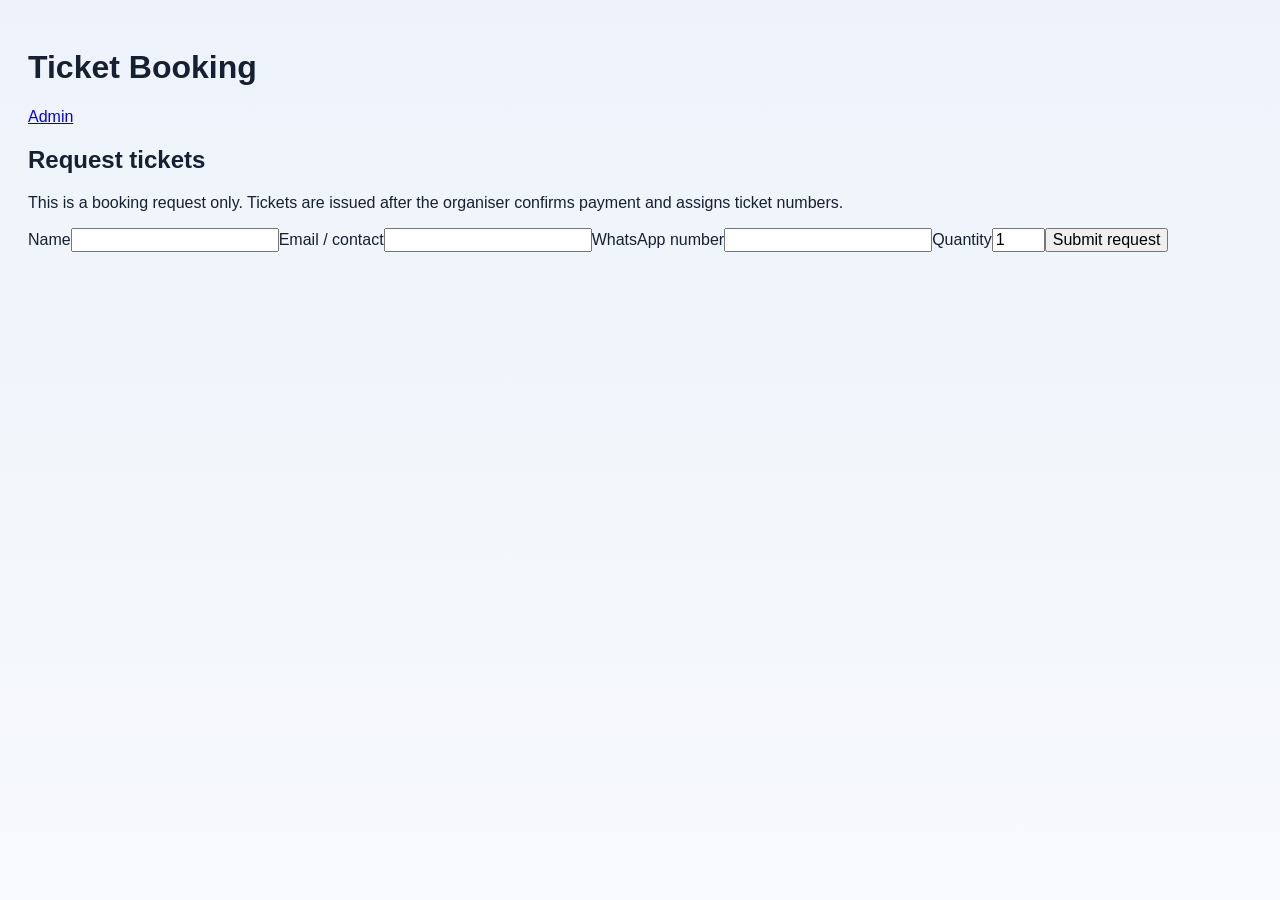
<file: index.html>
<!doctype html><html lang="en"><head><meta charset="utf-8"><meta name="viewport" content="width=device-width,initial-scale=1"><title>Ticket Booking Request</title><link rel="stylesheet" href="style.css"></head><body><main class="wrap"><header><h1>Ticket Booking</h1><a href="admin.html">Admin</a></header><section class="card"><h2>Request tickets</h2><p class="muted">This is a booking request only. Tickets are issued after the organiser confirms payment and assigns ticket numbers.</p><form id="requestForm"><label>Name<input id="name" required maxlength="100"></label><label>Email / contact<input id="email" required maxlength="150"></label><label>WhatsApp number<input id="phone" required maxlength="30"></label><label>Quantity<input id="quantity" type="number" min="1" max="20" value="1"></label><button>Submit request</button></form><p id="requestMsg"></p></section></main><script type="module" src="js/public.js"></script></body></html>
</file>
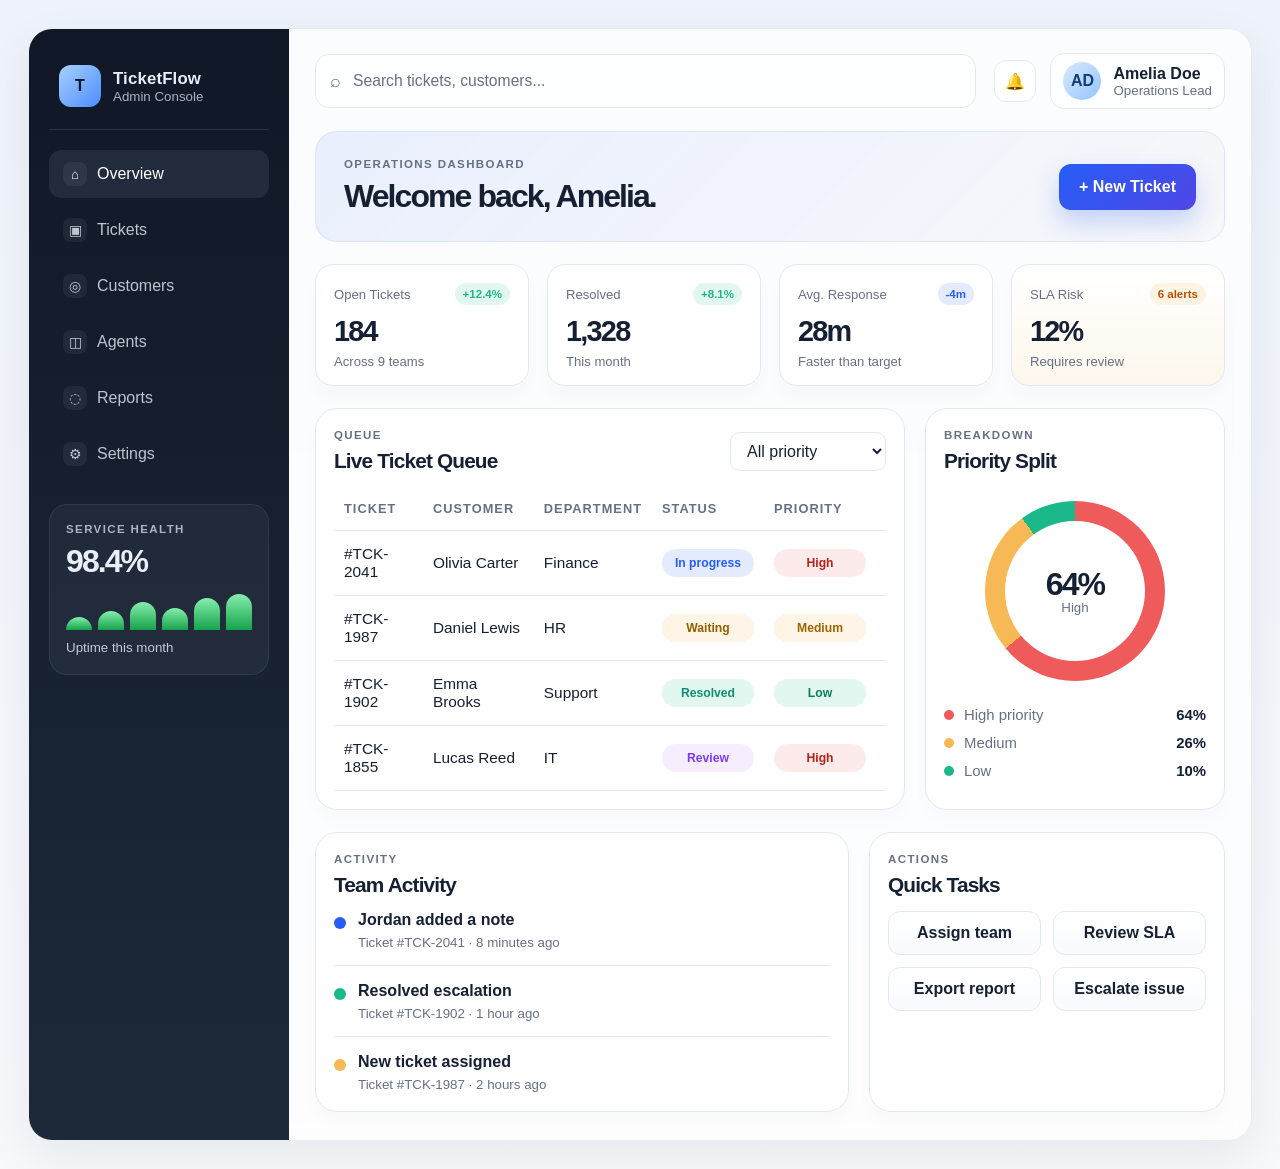
<file: admin.html>
<!doctype html>
<html lang="en">
  <head>
    <meta charset="utf-8" />
    <meta name="viewport" content="width=device-width, initial-scale=1" />
    <title>Ticket Admin</title>
    <link rel="stylesheet" href="style.css" />
  </head>
  <body>
    <div class="app-shell">
      <aside class="sidebar">
        <div class="brand">
          <div class="brand-mark">T</div>
          <div>
            <strong>TicketFlow</strong>
            <small>Admin Console</small>
          </div>
        </div>

        <nav class="nav" aria-label="Sidebar navigation">
          <a class="active" href="#">
            <span class="nav-icon">⌂</span>
            Overview
          </a>
          <a href="#">
            <span class="nav-icon">▣</span>
            Tickets
          </a>
          <a href="#">
            <span class="nav-icon">◎</span>
            Customers
          </a>
          <a href="#">
            <span class="nav-icon">◫</span>
            Agents
          </a>
          <a href="#">
            <span class="nav-icon">◌</span>
            Reports
          </a>
          <a href="#">
            <span class="nav-icon">⚙</span>
            Settings
          </a>
        </nav>

        <div class="sidebar-card">
          <p class="eyebrow">Service Health</p>
          <h3>98.4%</h3>
          <div class="sparkline" aria-hidden="true">
            <span></span><span></span><span></span><span></span><span></span><span></span>
          </div>
          <small>Uptime this month</small>
        </div>
      </aside>

      <main class="main-panel">
        <header class="topbar">
          <div class="search-box" aria-label="Search">
            <span class="search-icon">⌕</span>
            <input type="text" value="Search tickets, customers..." aria-label="Search tickets" />
          </div>

          <div class="topbar-actions">
            <button class="icon-button" aria-label="Notifications">🔔</button>
            <div class="user-pill">
              <div class="avatar">AD</div>
              <div>
                <strong>Amelia Doe</strong>
                <small>Operations Lead</small>
              </div>
            </div>
          </div>
        </header>

        <section class="hero">
          <div>
            <p class="eyebrow">Operations dashboard</p>
            <h1>Welcome back, Amelia.</h1>
          </div>
          <button class="primary-btn">+ New Ticket</button>
        </section>

        <section class="stats-grid" aria-label="Key metrics">
          <article class="stat-card">
            <div class="stat-label">
              <span>Open Tickets</span>
              <span class="change positive">+12.4%</span>
            </div>
            <div class="stat-value">184</div>
            <div class="stat-meta">Across 9 teams</div>
          </article>

          <article class="stat-card">
            <div class="stat-label">
              <span>Resolved</span>
              <span class="change positive">+8.1%</span>
            </div>
            <div class="stat-value">1,328</div>
            <div class="stat-meta">This month</div>
          </article>

          <article class="stat-card">
            <div class="stat-label">
              <span>Avg. Response</span>
              <span class="change neutral">-4m</span>
            </div>
            <div class="stat-value">28m</div>
            <div class="stat-meta">Faster than target</div>
          </article>

          <article class="stat-card accent">
            <div class="stat-label">
              <span>SLA Risk</span>
              <span class="change warning">6 alerts</span>
            </div>
            <div class="stat-value">12%</div>
            <div class="stat-meta">Requires review</div>
          </article>
        </section>

        <section class="content-grid">
          <article class="panel large-panel">
            <div class="panel-header">
              <div>
                <p class="eyebrow">Queue</p>
                <h2>Live Ticket Queue</h2>
              </div>
              <select aria-label="Ticket status filter">
                <option>All priority</option>
                <option>High priority</option>
                <option>Medium priority</option>
                <option>Low priority</option>
              </select>
            </div>

            <div class="table-wrap">
              <table>
                <thead>
                  <tr>
                    <th>Ticket</th>
                    <th>Customer</th>
                    <th>Department</th>
                    <th>Status</th>
                    <th>Priority</th>
                    <th>Updated</th>
                  </tr>
                </thead>
                <tbody>
                  <tr>
                    <td>#TCK-2041</td>
                    <td>Olivia Carter</td>
                    <td>Finance</td>
                    <td><span class="status in-progress">In progress</span></td>
                    <td><span class="priority high">High</span></td>
                    <td>2 mins ago</td>
                  </tr>
                  <tr>
                    <td>#TCK-1987</td>
                    <td>Daniel Lewis</td>
                    <td>HR</td>
                    <td><span class="status waiting">Waiting</span></td>
                    <td><span class="priority medium">Medium</span></td>
                    <td>11 mins ago</td>
                  </tr>
                  <tr>
                    <td>#TCK-1902</td>
                    <td>Emma Brooks</td>
                    <td>Support</td>
                    <td><span class="status resolved">Resolved</span></td>
                    <td><span class="priority low">Low</span></td>
                    <td>1 hour ago</td>
                  </tr>
                  <tr>
                    <td>#TCK-1855</td>
                    <td>Lucas Reed</td>
                    <td>IT</td>
                    <td><span class="status review">Review</span></td>
                    <td><span class="priority high">High</span></td>
                    <td>3 hours ago</td>
                  </tr>
                </tbody>
              </table>
            </div>
          </article>

          <article class="panel">
            <div class="panel-header compact">
              <div>
                <p class="eyebrow">Breakdown</p>
                <h2>Priority Split</h2>
              </div>
            </div>

            <div class="ring-wrap">
              <div class="ring-chart">
                <div class="ring-center">
                  <strong>64%</strong>
                  <small>High</small>
                </div>
              </div>
            </div>

            <div class="legend">
              <div><span class="dot red"></span>High priority <strong>64%</strong></div>
              <div><span class="dot amber"></span>Medium <strong>26%</strong></div>
              <div><span class="dot green"></span>Low <strong>10%</strong></div>
            </div>
          </article>
        </section>

        <section class="bottom-grid">
          <article class="panel">
            <div class="panel-header compact">
              <div>
                <p class="eyebrow">Activity</p>
                <h2>Team Activity</h2>
              </div>
            </div>

            <ul class="activity-list">
              <li>
                <div class="activity-dot blue"></div>
                <div>
                  <strong>Jordan added a note</strong>
                  <small>Ticket #TCK-2041 · 8 minutes ago</small>
                </div>
              </li>
              <li>
                <div class="activity-dot green"></div>
                <div>
                  <strong>Resolved escalation</strong>
                  <small>Ticket #TCK-1902 · 1 hour ago</small>
                </div>
              </li>
              <li>
                <div class="activity-dot amber"></div>
                <div>
                  <strong>New ticket assigned</strong>
                  <small>Ticket #TCK-1987 · 2 hours ago</small>
                </div>
              </li>
            </ul>
          </article>

          <article class="panel">
            <div class="panel-header compact">
              <div>
                <p class="eyebrow">Actions</p>
                <h2>Quick Tasks</h2>
              </div>
            </div>

            <div class="quick-actions">
              <button>Assign team</button>
              <button>Review SLA</button>
              <button>Export report</button>
              <button>Escalate issue</button>
            </div>
          </article>
        </section>
      </main>
    </div>
  </body>
</html>
</file>
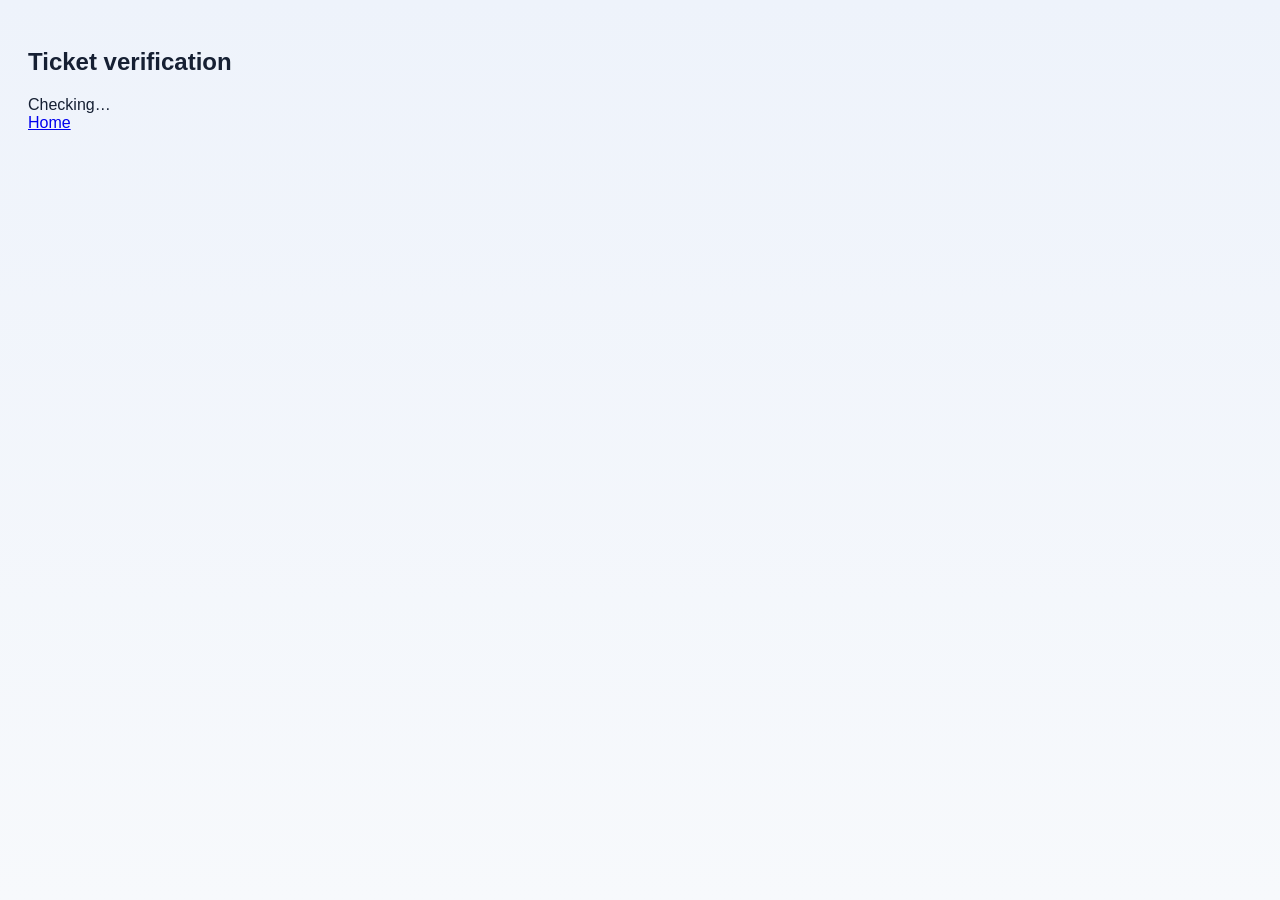
<file: verify.html>
<!doctype html><html lang="en"><head><meta charset="utf-8"><meta name="viewport" content="width=device-width,initial-scale=1"><title>Verify Ticket</title><link rel="stylesheet" href="style.css"></head><body><main class="wrap"><section class="card"><h1>Ticket verification</h1><div id="result">Checking…</div><a href="index.html">Home</a></section></main><script type="module" src="js/verify.js"></script></body></html>
</file>
<file: style.css>
* {
  box-sizing: border-box;
}

:root {
  --bg: #f4f7fb;
  --panel: #ffffff;
  --panel-alt: #eef4ff;
  --sidebar: #101827;
  --sidebar-soft: #1d2939;
  --text: #162033;
  --muted: #667085;
  --line: #e3e8f0;
  --primary: #275df5;
  --primary-soft: rgba(39, 93, 245, 0.12);
  --green: #1bb98a;
  --green-soft: rgba(27, 185, 138, 0.12);
  --amber: #f7b955;
  --amber-soft: rgba(247, 185, 85, 0.14);
  --red: #ef5b5b;
  --red-soft: rgba(239, 91, 91, 0.12);
  --shadow: 0 18px 50px rgba(15, 23, 42, 0.07);
}

html, body {
  margin: 0;
  min-height: 100%;
  font-family: Inter, "Segoe UI", Roboto, Helvetica, Arial, sans-serif;
  background: linear-gradient(180deg, #eef3fb 0%, #f7f9fc 100%);
  color: var(--text);
}

body {
  min-height: 100vh;
  padding: 28px;
}

button, input, select {
  font: inherit;
}

.app-shell {
  max-width: 1460px;
  margin: 0 auto;
  background: rgba(255, 255, 255, 0.52);
  backdrop-filter: blur(10px);
  border: 1px solid rgba(148, 163, 184, 0.16);
  border-radius: 24px;
  box-shadow: var(--shadow);
  display: grid;
  grid-template-columns: 260px minmax(0, 1fr);
  overflow: hidden;
}

.sidebar {
  background: linear-gradient(180deg, var(--sidebar) 0%, var(--sidebar-soft) 100%);
  color: #e9eef9;
  padding: 28px 20px;
}

.brand {
  display: flex;
  align-items: center;
  gap: 12px;
  padding: 8px 10px 22px;
  border-bottom: 1px solid rgba(148, 163, 184, 0.18);
  margin-bottom: 20px;
}

.brand-mark {
  width: 42px;
  height: 42px;
  border-radius: 12px;
  display: grid;
  place-items: center;
  font-weight: 700;
  background: linear-gradient(135deg, #a8d0ff, #4c8dff);
  color: #071426;
}

.brand strong {
  display: block;
  font-size: 1.05rem;
  letter-spacing: 0.01em;
}

.brand small {
  display: block;
  opacity: 0.72;
}

.nav {
  display: flex;
  flex-direction: column;
  gap: 8px;
}

.nav a {
  color: rgba(233, 238, 249, 0.8);
  text-decoration: none;
  display: flex;
  align-items: center;
  gap: 10px;
  padding: 12px 14px;
  border-radius: 12px;
  transition: 0.2s ease;
}

.nav a:hover,
.nav a.active {
  background: rgba(148, 163, 184, 0.12);
  color: #fff;
}

.nav-icon {
  display: inline-grid;
  place-items: center;
  width: 24px;
  height: 24px;
  font-size: 0.85rem;
  border-radius: 8px;
  background: rgba(255,255,255,0.06);
}

.sidebar-card {
  margin-top: 26px;
  padding: 18px 16px;
  border-radius: 18px;
  background: rgba(148, 163, 184, 0.08);
  border: 1px solid rgba(148, 163, 184, 0.12);
}

.eyebrow {
  margin: 0 0 8px;
  font-size: 0.72rem;
  letter-spacing: 0.12em;
  text-transform: uppercase;
  color: var(--muted);
  font-weight: 700;
}

.sidebar-card .eyebrow {
  color: rgba(233, 238, 249, 0.7);
}

.sidebar-card h3 {
  margin: 0;
  font-size: 2rem;
  letter-spacing: -0.06em;
}

.sidebar-card small {
  color: rgba(233, 238, 249, 0.82);
}

.sparkline {
  display: flex;
  align-items: flex-end;
  gap: 6px;
  height: 36px;
  margin: 14px 0 8px;
}

.sparkline span {
  display: block;
  width: 100%;
  border-radius: 999px 999px 0 0;
  background: linear-gradient(180deg, #86eeac, #16a34a);
}

.sparkline span:nth-child(1) { height: 35%; }
.sparkline span:nth-child(2) { height: 52%; }
.sparkline span:nth-child(3) { height: 78%; }
.sparkline span:nth-child(4) { height: 60%; }
.sparkline span:nth-child(5) { height: 90%; }
.sparkline span:nth-child(6) { height: 100%; }

.main-panel {
  background: rgba(255, 255, 255, 0.4);
  padding: 24px 26px 28px;
}

.topbar {
  display: flex;
  align-items: center;
  justify-content: space-between;
  gap: 18px;
  margin-bottom: 22px;
}

.search-box {
  flex: 1;
  display: flex;
  align-items: center;
  gap: 10px;
  background: rgba(255,255,255,0.8);
  border: 1px solid var(--line);
  border-radius: 14px;
  padding: 0 14px;
  min-height: 54px;
}

.search-icon {
  color: var(--muted);
  font-size: 1.1rem;
}

.search-box input {
  flex: 1;
  border: 0;
  background: transparent;
  color: var(--muted);
  outline: 0;
  font-size: 0.98rem;
}

.topbar-actions {
  display: flex;
  align-items: center;
  gap: 14px;
}

.icon-button {
  width: 42px;
  height: 42px;
  border: 1px solid var(--line);
  background: rgba(255,255,255,0.8);
  border-radius: 12px;
  cursor: pointer;
}

.user-pill {
  display: flex;
  align-items: center;
  gap: 12px;
  background: rgba(255,255,255,0.8);
  border: 1px solid var(--line);
  border-radius: 14px;
  padding: 8px 12px;
}

.avatar {
  width: 38px;
  height: 38px;
  border-radius: 50%;
  display: grid;
  place-items: center;
  background: linear-gradient(135deg, #dbeafe, #93c5fd);
  color: #123b7a;
  font-weight: 700;
}

.user-pill strong,
.user-pill small {
  display: block;
}

.user-pill small {
  color: var(--muted);
}

.hero {
  background: linear-gradient(135deg, rgba(39,93,245,0.08), rgba(17,24,39,0.02));
  border: 1px solid rgba(39,93,245,0.09);
  border-radius: 22px;
  padding: 26px 28px;
  display: flex;
  align-items: center;
  justify-content: space-between;
  gap: 18px;
}

.hero h1 {
  margin: 0;
  font-size: clamp(2rem, 2vw, 2.5rem);
  letter-spacing: -0.06em;
}

.primary-btn {
  border: 0;
  border-radius: 12px;
  padding: 14px 20px;
  background: linear-gradient(135deg, var(--primary), #4f46e5);
  color: #fff;
  box-shadow: 0 12px 24px rgba(39, 93, 245, 0.25);
  cursor: pointer;
  font-weight: 600;
}

.stats-grid {
  display: grid;
  grid-template-columns: repeat(4, minmax(0, 1fr));
  gap: 18px;
  margin-top: 22px;
}

.stat-card {
  background: rgba(255,255,255,0.84);
  border: 1px solid var(--line);
  border-radius: 18px;
  padding: 18px 18px 16px;
  box-shadow: 0 12px 20px rgba(15, 23, 42, 0.02);
}

.stat-card.accent {
  background: linear-gradient(180deg, rgba(255,255,255,0.9), rgba(254,244,226,0.65));
}

.stat-label {
  display: flex;
  justify-content: space-between;
  align-items: center;
  gap: 12px;
  color: var(--muted);
  font-size: 0.82rem;
  margin-bottom: 10px;
}

.stat-value {
  font-size: clamp(1.8rem, 2vw, 2.3rem);
  letter-spacing: -0.06em;
  font-weight: 700;
  margin: 8px 0 6px;
}

.stat-meta {
  font-size: 0.82rem;
  color: var(--muted);
}

.change {
  display: inline-flex;
  align-items: center;
  justify-content: center;
  padding: 5px 8px;
  border-radius: 999px;
  font-weight: 600;
  font-size: 0.72rem;
}

.change.positive {
  color: var(--green);
  background: var(--green-soft);
}

.change.neutral {
  color: var(--primary);
  background: var(--primary-soft);
}

.change.warning {
  color: #b45309;
  background: var(--amber-soft);
}

.content-grid {
  display: grid;
  grid-template-columns: minmax(0, 1.8fr) minmax(300px, 0.9fr);
  gap: 20px;
  margin-top: 22px;
}

.bottom-grid {
  display: grid;
  grid-template-columns: minmax(0, 1.2fr) minmax(260px, 0.8fr);
  gap: 20px;
  margin-top: 22px;
}

.panel {
  background: rgba(255,255,255,0.86);
  border: 1px solid var(--line);
  border-radius: 22px;
  padding: 20px 18px 18px;
  box-shadow: 0 10px 18px rgba(15, 23, 42, 0.02);
}

.panel-header {
  display: flex;
  align-items: center;
  justify-content: space-between;
  gap: 10px;
  margin-bottom: 14px;
}

.panel-header h2 {
  margin: 0;
  font-size: 1.3rem;
  letter-spacing: -0.04em;
}

.panel-header select {
  border: 1px solid var(--line);
  border-radius: 10px;
  padding: 9px 12px;
  background: #fff;
  color: var(--text);
}

.table-wrap {
  overflow-x: auto;
}

table {
  width: 100%;
  border-collapse: collapse;
  min-width: 640px;
}

th, td {
  padding: 14px 10px;
  text-align: left;
  border-bottom: 1px solid var(--line);
  font-size: 0.96rem;
}

th {
  color: var(--muted);
  font-size: 0.8rem;
  letter-spacing: 0.08em;
  text-transform: uppercase;
  font-weight: 700;
}

.status,
.priority {
  display: inline-flex;
  align-items: center;
  justify-content: center;
  min-width: 92px;
  padding: 7px 10px;
  border-radius: 999px;
  font-size: 0.76rem;
  font-weight: 700;
}

.status.in-progress {
  background: var(--primary-soft);
  color: var(--primary);
}

.status.waiting {
  background: var(--amber-soft);
  color: #915e00;
}

.status.resolved {
  background: var(--green-soft);
  color: #0f8f6e;
}

.status.review {
  background: rgba(168, 85, 247, 0.1);
  color: #7c3aed;
}

.priority.high {
  background: var(--red-soft);
  color: #b42318;
}

.priority.medium {
  background: var(--amber-soft);
  color: #9a6500;
}

.priority.low {
  background: var(--green-soft);
  color: #0d7c58;
}

.ring-wrap {
  display: grid;
  place-items: center;
  padding: 14px 0 10px;
}

.ring-chart {
  width: 180px;
  height: 180px;
  border-radius: 50%;
  background: conic-gradient(var(--red) 0 64%, var(--amber) 64% 90%, var(--green) 90% 100%);
  display: grid;
  place-items: center;
  position: relative;
}

.ring-chart::before {
  content: "";
  position: absolute;
  inset: 20px;
  background: #fff;
  border-radius: 50%;
}

.ring-center {
  position: relative;
  z-index: 1;
  display: grid;
  place-items: center;
  text-align: center;
}

.ring-center strong {
  font-size: 2rem;
  line-height: 1;
  letter-spacing: -0.06em;
}

.ring-center small {
  color: var(--muted);
}

.legend {
  display: grid;
  gap: 12px;
  margin-top: 16px;
  color: var(--muted);
  font-size: 0.93rem;
}

.legend div {
  display: flex;
  align-items: center;
  gap: 10px;
}

.legend strong {
  color: var(--text);
  margin-left: auto;
}

.dot {
  width: 10px;
  height: 10px;
  border-radius: 50%;
  display: inline-block;
}

.dot.red { background: var(--red); }
.dot.amber { background: var(--amber); }
.dot.green { background: var(--green); }

.activity-list {
  list-style: none;
  margin: 10px 0 0;
  padding: 0;
  display: grid;
  gap: 16px;
}

.activity-list li {
  display: flex;
  align-items: flex-start;
  gap: 12px;
  padding-bottom: 14px;
  border-bottom: 1px solid var(--line);
}

.activity-list li:last-child {
  border-bottom: 0;
  padding-bottom: 0;
}

.activity-dot {
  width: 12px;
  height: 12px;
  border-radius: 50%;
  margin-top: 6px;
}

.activity-dot.blue { background: var(--primary); }
.activity-dot.green { background: var(--green); }
.activity-dot.amber { background: var(--amber); }

.activity-list strong {
  display: block;
  margin-bottom: 4px;
}

.activity-list small {
  color: var(--muted);
}

.quick-actions {
  display: grid;
  grid-template-columns: repeat(2, minmax(0, 1fr));
  gap: 12px;
  margin-top: 10px;
}

.quick-actions button {
  border: 1px solid var(--line);
  background: linear-gradient(180deg, #fff, #f8fbff);
  color: var(--text);
  border-radius: 12px;
  padding: 12px 10px;
  cursor: pointer;
  font-weight: 600;
}

@media (max-width: 1100px) {
  .app-shell {
    grid-template-columns: 1fr;
  }

  .sidebar {
    padding-bottom: 16px;
  }

  .stats-grid {
    grid-template-columns: repeat(2, minmax(0, 1fr));
  }
}

@media (max-width: 720px) {
  body {
    padding: 16px;
  }

  .main-panel {
    padding: 18px 16px 20px;
  }

  .topbar,
  .hero,
  .panel-header {
    flex-direction: column;
    align-items: stretch;
  }

  .stats-grid,
  .content-grid,
  .bottom-grid,
  .quick-actions {
    grid-template-columns: 1fr;
  }

  .topbar-actions {
    justify-content: space-between;
  }
}
</file>
